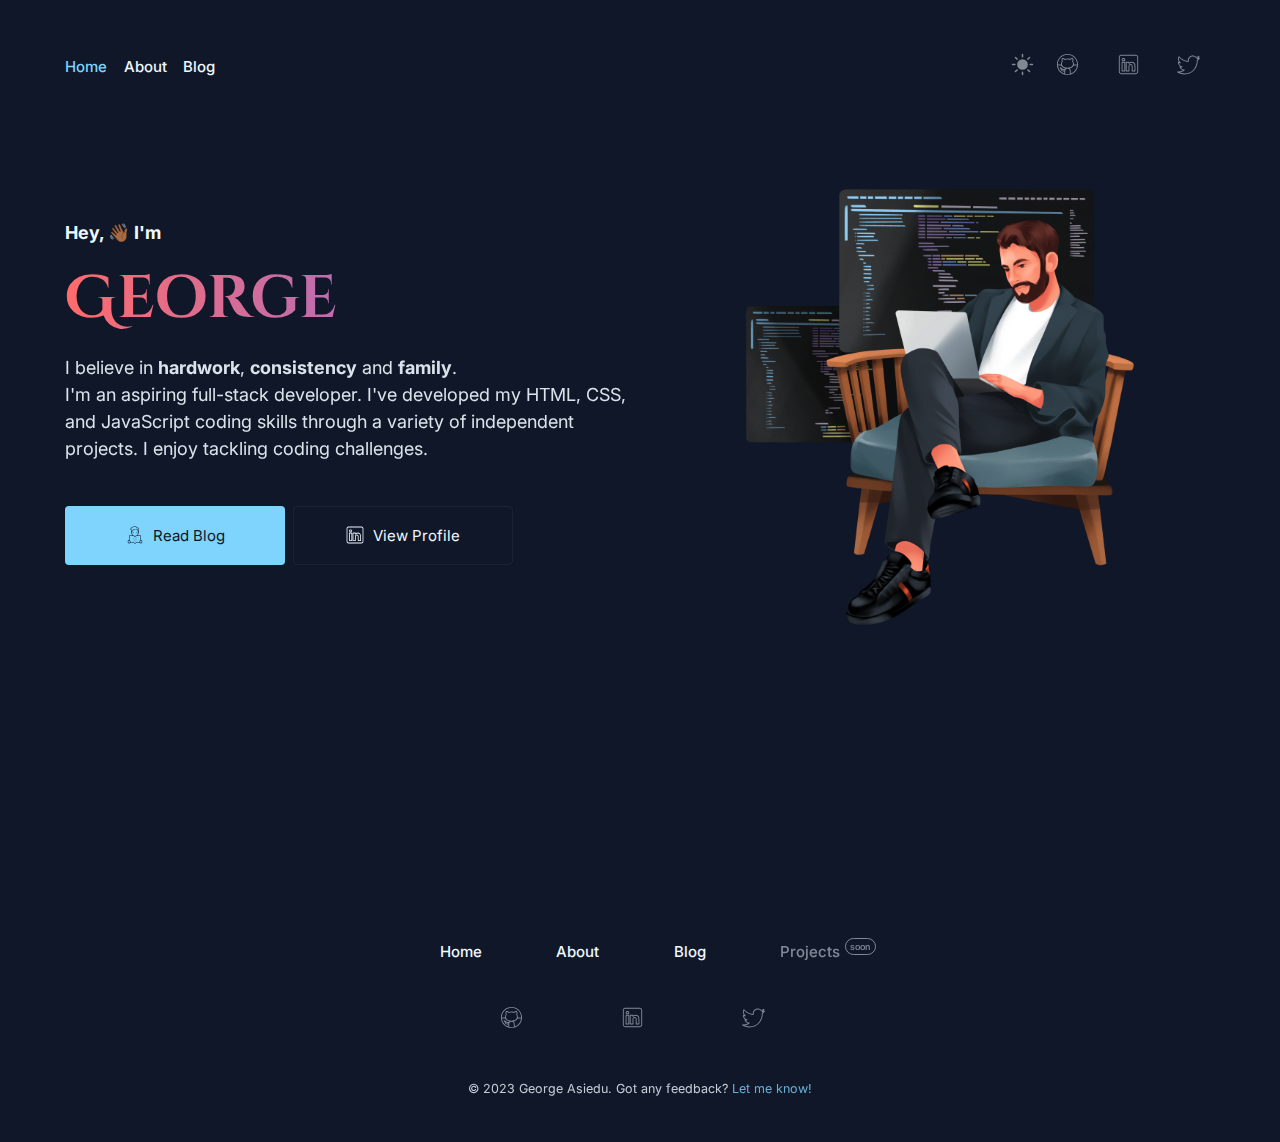
<file: index.html>
<!DOCTYPE html>
<html lang="en">
  <head>
    <meta charset="UTF-8" />
    <meta name="viewport" content="width=device-width, initial-scale=1.0" />
    <title>George Asiedu | Personal website</title>
    <link
      rel="shortcut icon"
      href="./src/assets/favicon.ico"
      type="image/x-icon"
    />
    <link rel="preconnect" href="https://fonts.googleapis.com" />
    <link rel="preconnect" href="https://fonts.gstatic.com" crossorigin />
    <link
      href="https://fonts.googleapis.com/css2?family=Cinzel+Decorative:wght@700&family=Inter:wght@500;700&display=swap"
      rel="stylesheet"
    />
    <link rel="stylesheet" href="./src/css/styles.css" />
    <script src="./src/js/app.js" defer></script>
  </head>
  <body>
    <header class="page-header">
      <div class="wrapper">
        <nav>
          <ul class="main-nav">
            <li class="main-nav__item">
              <a href="./index.html" class="main-nav__link current">Home</a>
            </li>
            <li class="main-nav__item">
              <a href="./src/pages/about.html" class="main-nav__link">About</a>
            </li>
            <li class="main-nav__item">
              <a href="./src/pages/blog.html" class="main-nav__link">Blog</a>
            </li>
          </ul>
          <div class="nav-wrapper">
            <div class="theme-toggler">
              <img src="./src/assets/theme-toggler-icon.svg" alt="" />
            </div>
            <ul class="social-nav">
              <li class="social-nav__item">
                <a
                  href="https://github.com/george5-star"
                  target="_blank"
                  class="social-nav__link"
                  ><img src="./src/assets/github-icon.svg" alt=""
                /></a>
              </li>
              <li class="social-nav__item">
                <a
                  href="https://www.linkedin.com/in/george5-star/"
                  target="_blank"
                  class="social-nav__link"
                  ><img src="./src/assets/linkedin-icon.svg" alt=""
                /></a>
              </li>
              <li class="social-nav__item">
                <a
                  href="https://twitter.com/GEORGEA80049138"
                  target="_blank"
                  class="social-nav__link"
                  ><img src="./src/assets/twitter-icon.svg" alt=""
                /></a>
              </li>
            </ul>
          </div>
        </nav>
      </div>
    </header>
    <main class="hero">
      <div class="wrapper">
        <div class="hero__text">
          <h1 class="hero__title">
            Hey, 👋🏾 I'm <span class="name">George</span>
          </h1>
          <p class="hero__description">
            I believe in <span class="bold">hardwork</span>,
            <span class="bold">consistency</span> and
            <span class="bold">family</span>. <br />I'm an aspiring full-stack
            developer. I've developed my HTML, CSS, and JavaScript coding skills
            through a variety of independent projects. I enjoy tackling coding
            challenges.
          </p>
          <div class="btn-container">
            <a class="cta cta--read shadow-sm" href="./src/pages/blog.html"
              ><img src="./src/assets/read-icon.svg" alt="read icon" />Read
              Blog</a
            >
            <a
              class="cta cta--view shadow-sm"
              target="_blank"
              href="https://www.linkedin.com/in/george5-star/"
            >
              <img
                src="./src/assets/linkedin-icon.svg"
                alt="linkedin icon"
              />View Profile</a
            >
          </div>
        </div>
        <div class="hero__img"></div>
      </div>
    </main>
    <footer class="footer">
      <div class="wrapper">
        <ul class="footer-nav">
          <li class="main-nav__item">
            <a href="./index.html" class="main-nav__link">Home</a>
          </li>
          <li class="main-nav__item">
            <a href="./src/pages/about.html" class="main-nav__link">About</a>
          </li>
          <li class="main-nav__item">
            <a href="./src/pages/blog.html" class="main-nav__link">Blog</a>
          </li>
          <li class="main-nav__item main-nav--soon">
            <a href="./index.html" class="main-nav__link"
              >Projects <span class="accent">soon</span></a
            >
          </li>
        </ul>
        <ul class="social-nav">
          <li class="social-nav__item">
            <a
              href="https://github.com/george5-star"
              target="_blank"
              class="social-nav__link"
              ><img src="./src/assets/github-icon.svg" alt="github icon"
            /></a>
          </li>
          <li class="social-nav__item">
            <a
              href="https://www.linkedin.com/in/george5-star/"
              target="_blank"
              class="social-nav__link"
              ><img src="./src/assets/linkedin-icon.svg" alt="linkedin icon"
            /></a>
          </li>
          <li class="social-nav__item">
            <a
              href="https://twitter.com/GEORGEA80049138"
              target="_blank"
              class="social-nav__link"
              ><img src="./src/assets/twitter-icon.svg" alt="twitter icon"
            /></a>
          </li>
        </ul>
      </div>

      <small>
        &copy; 2023 George Asiedu. Got any feedback?
        <a href="#" class="footer__feedback current">Let me know!</a></small
      >
    </footer>
  </body>
</html>
</file>
<file: src/css/styles.css>
:root {
  /* colors */
  --bg-clr-primary--dark-theme: hsl(222, 47%, 11%);
  --clr-text--dark-theme: hsl(204, 100%, 97%);
  --bg-clr-primary--light-theme: hsl(204, 100%, 97%);
  --clr-text--light-theme: hsl(222, 46%, 11%);

  --bg-cta: hsl(199, 95%, 74%);

  --clr-cta--dark: brightness(0) saturate(100%) invert(7%) sepia(33%)
    saturate(1091%) hue-rotate(182deg) brightness(94%) contrast(97%);

  /* typography*/

  --ff-primary: "Inter", sans-serif;
  --ff-secondary: "Cinzel Decorative", cursive;

  --fz-default: 15px;
  --fz-intro: 1.8rem;
  --fz-cta: 1.5rem;
  --fz-name: 6rem;
  --fz-accent: 0.9rem;

  /* --fw-normal: 400; */
  --fw-medium: 500;
  --fw-bold: 700;

  /* layout and spacings */

  --mg-25: 0.25em;
  --mg-50: 0.5em;
  --mg-100: 1em;
  --mg-150: 1.5em;
  --mg-200: 2em;
  --mg-250: 2.5em;
  --mg-300: 3em;
  --mg-500: 5em;

  --pad-25: 0.25em;
  --pad-50: 0.5em;
  --pad-100: 1em;
  --pad-125: 1.25em;
  --pad-200: 2em;
  --pad-250: 2.5em;

  --bdrs: 4px;

  --size: 23px;
}

/* utilities */
.shadow-sm {
  --tw-shadow: 0 1px 2px 0 rgb(0 0 0 / 0.05);
  --tw-shadow-colored: 0 1px 2px 0 var(--tw-shadow-color);
  box-shadow: var(--tw-ring-offset-shadow, 0 0 #0000),
    var(--tw-ring-shadow, 0 0 #0000), var(--tw-shadow);
}

*,
*::before,
*::after {
  margin: 0;
  padding: 0;
  box-sizing: border-box;
}

html {
  min-height: 100vh;
  font-size: 62.5%;
}

body {
  min-height: 100vh;
  font-family: var(--ff-primary);
  font-size: var(--fz-default);
  color: var(--clr-text--dark-theme);
  background-color: var(--bg-clr-primary--dark-theme);
}

body::-webkit-scrollbar {
  display: none;
}

/* body::-webkit-scrollbar-track {
  box-shadow: inset 0 0 6px rgba(0, 0, 0, 0.3);
}

body::-webkit-scrollbar-thumb {
  display: none;
} */

ul {
  list-style: none;
}

a {
  text-decoration: none;
}

img {
  filter: brightness(0) saturate(100%) invert(97%) sepia(19%) saturate(5955%)
    hue-rotate(179deg) brightness(105%) contrast(117%);
}

.wrapper {
  width: min(90%, 115rem);
  margin-inline: auto;
}

/* header */

.page-header {
  margin-block: var(--mg-250);
}

nav {
  display: flex;
  flex-direction: column;
  align-items: center;
  justify-content: center;
}

@media (min-width: 856px) {
  nav {
    flex-direction: row;
    justify-content: space-between;
  }
}

.main-nav {
  display: flex;
  justify-content: space-between;
  width: min(80%, 10em);
}

.main-nav,
.nav-wrapper,
.social-nav {
  display: flex;
  align-items: center;
  margin-block: var(--mg-50);
}

.main-nav__link,
.social-nav__link {
  color: var(--clr-text--dark-theme);
  font-weight: var(--fw-medium);
}

.current {
  color: var(--bg-cta);
}

.social-nav__link {
  opacity: 0.5;
  transition: 500ms ease;
}

.social-nav__link:is(:hover, :focus) {
  cursor: alias;
  opacity: 1;
}

.theme-toggler {
  width: var(--size);
}

.theme-toggler img {
  max-width: 100%;
  opacity: 0.5;
}

.theme-toggler img:is(:hover, :focus) {
  cursor: pointer;
}

.social-nav__link img {
  max-width: 100%;
  margin-inline: var(--mg-100);
  width: var(--size);
}

@media (min-width: 856px) {
  .social-nav__link img {
    margin-inline-start: var(--mg-150);
  }
}

/* hero */

.hero {
  min-height: 85vh;
}

.hero > .wrapper {
  display: flex;
  flex-direction: column;
  text-align: center;
}

.hero__text {
  order: 2;
  display: flex;
  font-size: var(--fz-intro);
  flex-direction: column;
  justify-content: flex-start;
}

.hero__title {
  margin-block-start: var(--mg-300);
  font-size: var(--fz-intro);
}

.name {
  opacity: 1;
  display: block;
  margin-block: var(--mg-25);
  font-size: var(--fz-name);
  font-weight: var(--fw-bold);
  font-family: var(--ff-secondary);
  background: linear-gradient(to right, hsl(0, 100%, 71%), hsl(240, 100%, 72%));
  background-clip: text;
  -webkit-background-clip: text;
  -webkit-text-fill-color: transparent;
}

.bold {
  font-weight: var(--fw-bold);
}

.hero__description {
  opacity: 0.9;
  line-height: 1.5;
  margin-block-end: var(--mg-200);
}

.btn-container {
  display: flex;
  flex-direction: column;
}

.cta {
  cursor: pointer;
  display: inline-flex;
  width: 100%;
  justify-content: center;
  align-items: center;
  color: var(--clr-text--light-theme);
  border-radius: var(--bdrs);
  background-color: var(--bg-cta);
  font-family: var(--ff-primary);
  font-size: var(--fz-cta);
  margin-block: var(--mg-50);
  padding: var(--pad-125) var(--pad-250);
}

@media (min-width: 856px) {
  .btn-container {
    flex-direction: row;
  }

  .cta {
    max-width: 220px;
  }

  .cta--view {
    margin-inline-start: var(--mg-50);
  }
}

.cta img {
  width: 20px;
  display: block;
  margin-inline-end: var(--mg-50);
}

.cta--read img {
  filter: var(--clr-cta--dark);
}

.cta--read:is(:hover, :focus) {
  background: #38bdf8;
}

.cta--view {
  border: 1px solid hsla(0, 0%, 100%, 0.05);
  color: var(--clr-text--dark-theme);
  background-color: transparent;
}

.cta--view:is(:hover, :focus) {
  background-color: hsla(0, 0%, 100%, 0.05);
}

.hero__img {
  order: 1;
  margin-inline: auto;
  margin-block: 0;
  width: 100%;
  height: 400px;
  background: url(../assets/hero-img.png) no-repeat;
  background-size: contain;
  background-position: center;
}

@media (min-width: 856px) {
  .hero > .wrapper {
    flex-direction: row;
    text-align: left;
  }

  .hero .wrapper > * {
    flex: 1;
  }

  .hero__text {
    order: 1;
    padding-block: var(--pad-200);
  }

  .hero__img {
    order: 2;
    height: 550px;
    background-position: right;
  }
}

/* footer */

.footer {
  min-height: 10vh;
  text-align: center;
  margin-block: var(--mg-300);
}

.footer .wrapper {
  width: 80%;
  margin-inline: auto;
}

@media (min-width: 768px) {
  .footer .wrapper {
    width: min(50%, 40rem);
  }

  .footer .social-nav {
    width: min(40%, 30rem);
  }
}

.footer-nav {
  display: flex;
  justify-content: space-between;
}

.footer .social-nav {
  display: flex;
  justify-content: space-between;
  width: 70%;
  margin: var(--mg-300) auto;
}

.footer .social-nav__link img {
  margin-inline-start: 0;
}

.main-nav--soon {
  position: relative;
  opacity: 0.5;
}

.main-nav--soon .main-nav__link:is(:hover, :focus) {
  cursor: not-allowed;
}

.accent {
  position: absolute;
  inset-block-start: -0.5em;
  inset-inline-end: -4em;
  font-size: var(--fz-accent);
  padding: var(--pad-25) var(--pad-50);
  border-radius: 100vw;
  text-align: center;
  border: 1px solid var(--clr-text--dark-theme);
}

small {
  opacity: 0.8;
}

@media (max-width: 768px) {
  .footer__feedback {
    margin-block: var(--mg-50);
    display: block;
  }
}
</file>
